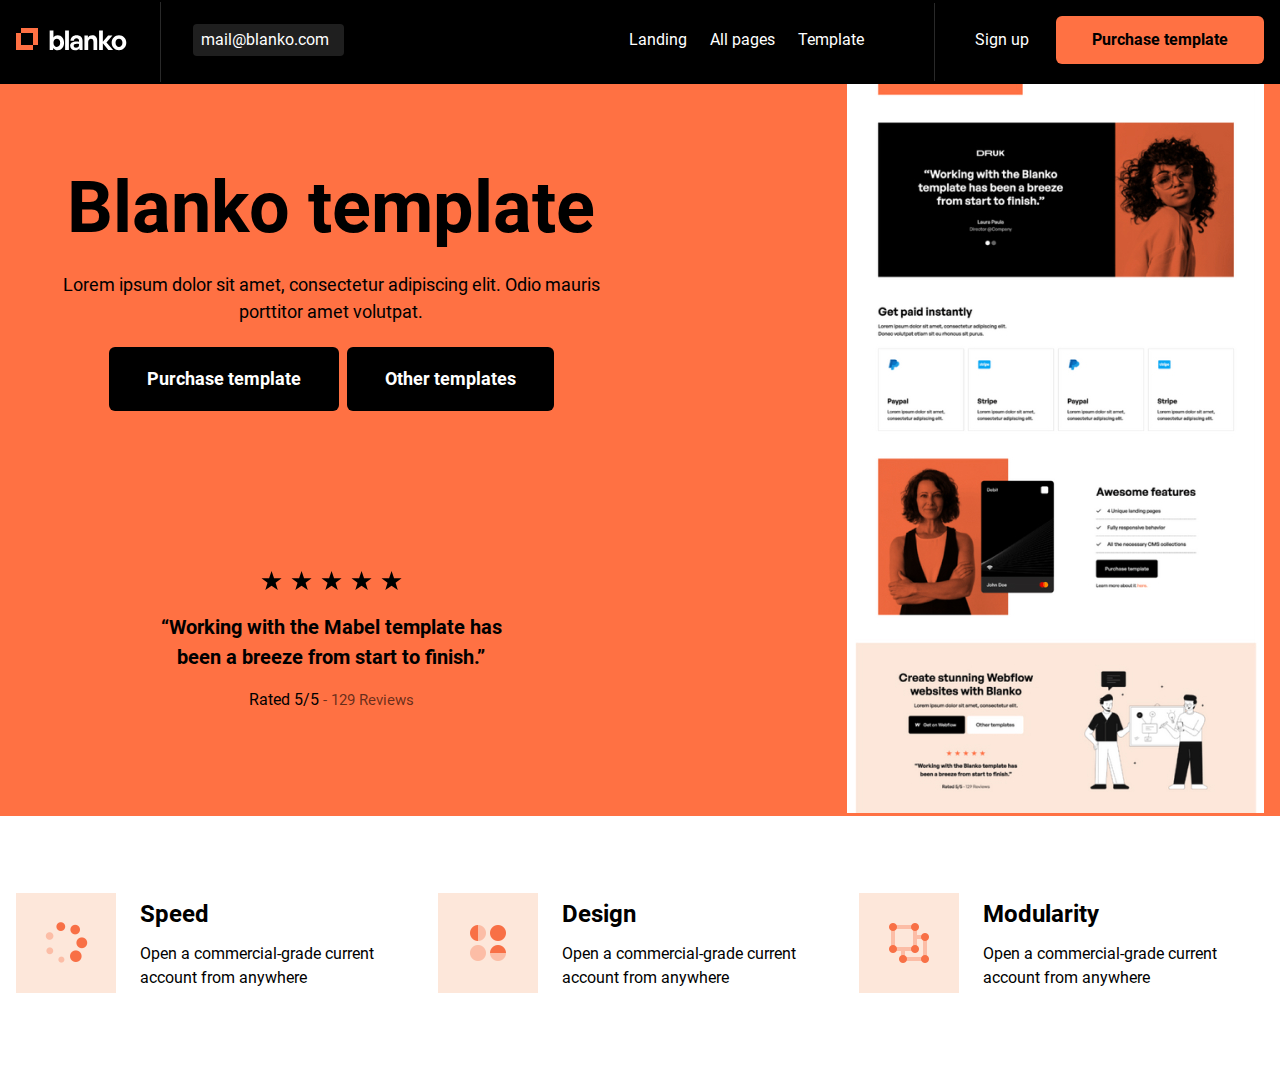
<file: blanko/index.html>
<!DOCTYPE html>
<html lang="en">
<head>
  <meta charset="UTF-8">
  <meta http-equiv="X-UA-Compatible" content="IE=edge">
  <meta name="viewport" content="width=device-width, initial-scale=1.0">
  <title>Blanko template</title>
  <link rel="stylesheet" href="css/normalize.css">
  <link rel="stylesheet" href="css/style.css">
</head>
<body class="page">
  <header class="header">
    <div class="container header__container">
      <div class="header__left">
        <a class="header__logo">
          <img src="img/logo.svg" alt="Logo Blanko">
        </a>
      </div>
      <div class="header__menu">
        <div class="header__menu-left">
          <a href="mailto:mail@blanko.com" class="header__mail mail">mail@blanko.com</a>
          <nav class="nav header__nav">
            <ul class="nav__list">
              <li class="nav__item">
                <a href="#" class="nav__link">Landing</a>
              </li>
              <li class="nav__item">
                <a href="#" class="nav__link">All pages</a>
              </li>
              <li class="nav__item">
                <a href="#" class="nav__link">Template</a>
              </li>
            </ul>
          </nav>
        </div>
        <div class="header__menu-right">
          <a href="#" class="sign-up header__sign-up">Sign up</a>
          <button class="btn btn--colored btn--small">Purchase template</button>
        </div>
      </div>
    </div>
  </header>

  <main>
    <section class="hero">
      <div class="container hero__container">
        <div class="hero__content">
          <h1 class="title hero__title">Blanko template</h1>
          <p class="hero__descr">
            Lorem ipsum dolor sit amet, consectetur adipiscing elit. Odio mauris porttitor amet volutpat.
          </p>
          <div class="hero__buttons">
            <button class="btn hero__btn btn--dark btn--big">Purchase template</button>
            <button class="btn hero__btn btn--light btn--big">Other templates</button>
          </div>
          <div class="hero__bottom">
            <div class="rating hero__rating">
              <img class="rating__star" src="img/star-filled.svg" alt="Rating 5 stars">
              <img class="rating__star" src="img/star-filled.svg" alt="">
              <img class="rating__star" src="img/star-filled.svg" alt="">
              <img class="rating__star" src="img/star-filled.svg" alt="">
              <img class="rating__star" src="img/star-filled.svg" alt="">
            </div>
            <div class="testimonial hero__testimonial">
              <blockquote>
                <p class="testimonial__descr">
                  “Working with the Mabel template has been a&nbsp;breeze from start to&nbsp;finish.”
                </p>
              </blockquote>
              <div class="testimonial__meta">
                <span class="testimonial__rated">Rated 5/5</span>
                <span class="testimonial__reviews"> - 129 Reviews</span>
              </div>
            </div>
          </div>
        </div>
        <div class="hero__image">
          <img src="img/1.jpg" alt="Blanko Template">
        </div>
      </div>
    </section>

    <section class="benefits">
      <h2 class="benefits_title visually-hidden">Benefits</h2>
      <div class="container">
        <ul class="benefits__list">
          <li class="benefits__item benefits__item--speed">
            <div class="benefits__content">
              <h3 class="benefits__subtitle">Speed</h3>
              <p class="benefits__descr">Open a&nbsp;commercial-grade current account from anywhere</p>
            </div>
          </li>
          <li class="benefits__item benefits__item--design">
            <div class="benefits__content">
              <h3 class="benefits__subtitle">Design</h3>
              <p class="benefits__descr">Open a&nbsp;commercial-grade current account from anywhere</p>
            </div>
          </li>
          <li class="benefits__item benefits__item--modularity">
            <div class="benefits__content">
              <h3 class="benefits__subtitle">Modularity</h3>
              <p class="benefits__descr">Open a&nbsp;commercial-grade current account from anywhere</p>
            </div>
          </li>
        </ul>
      </div>
    </section>
  </main>
</body>
</html>
</file>
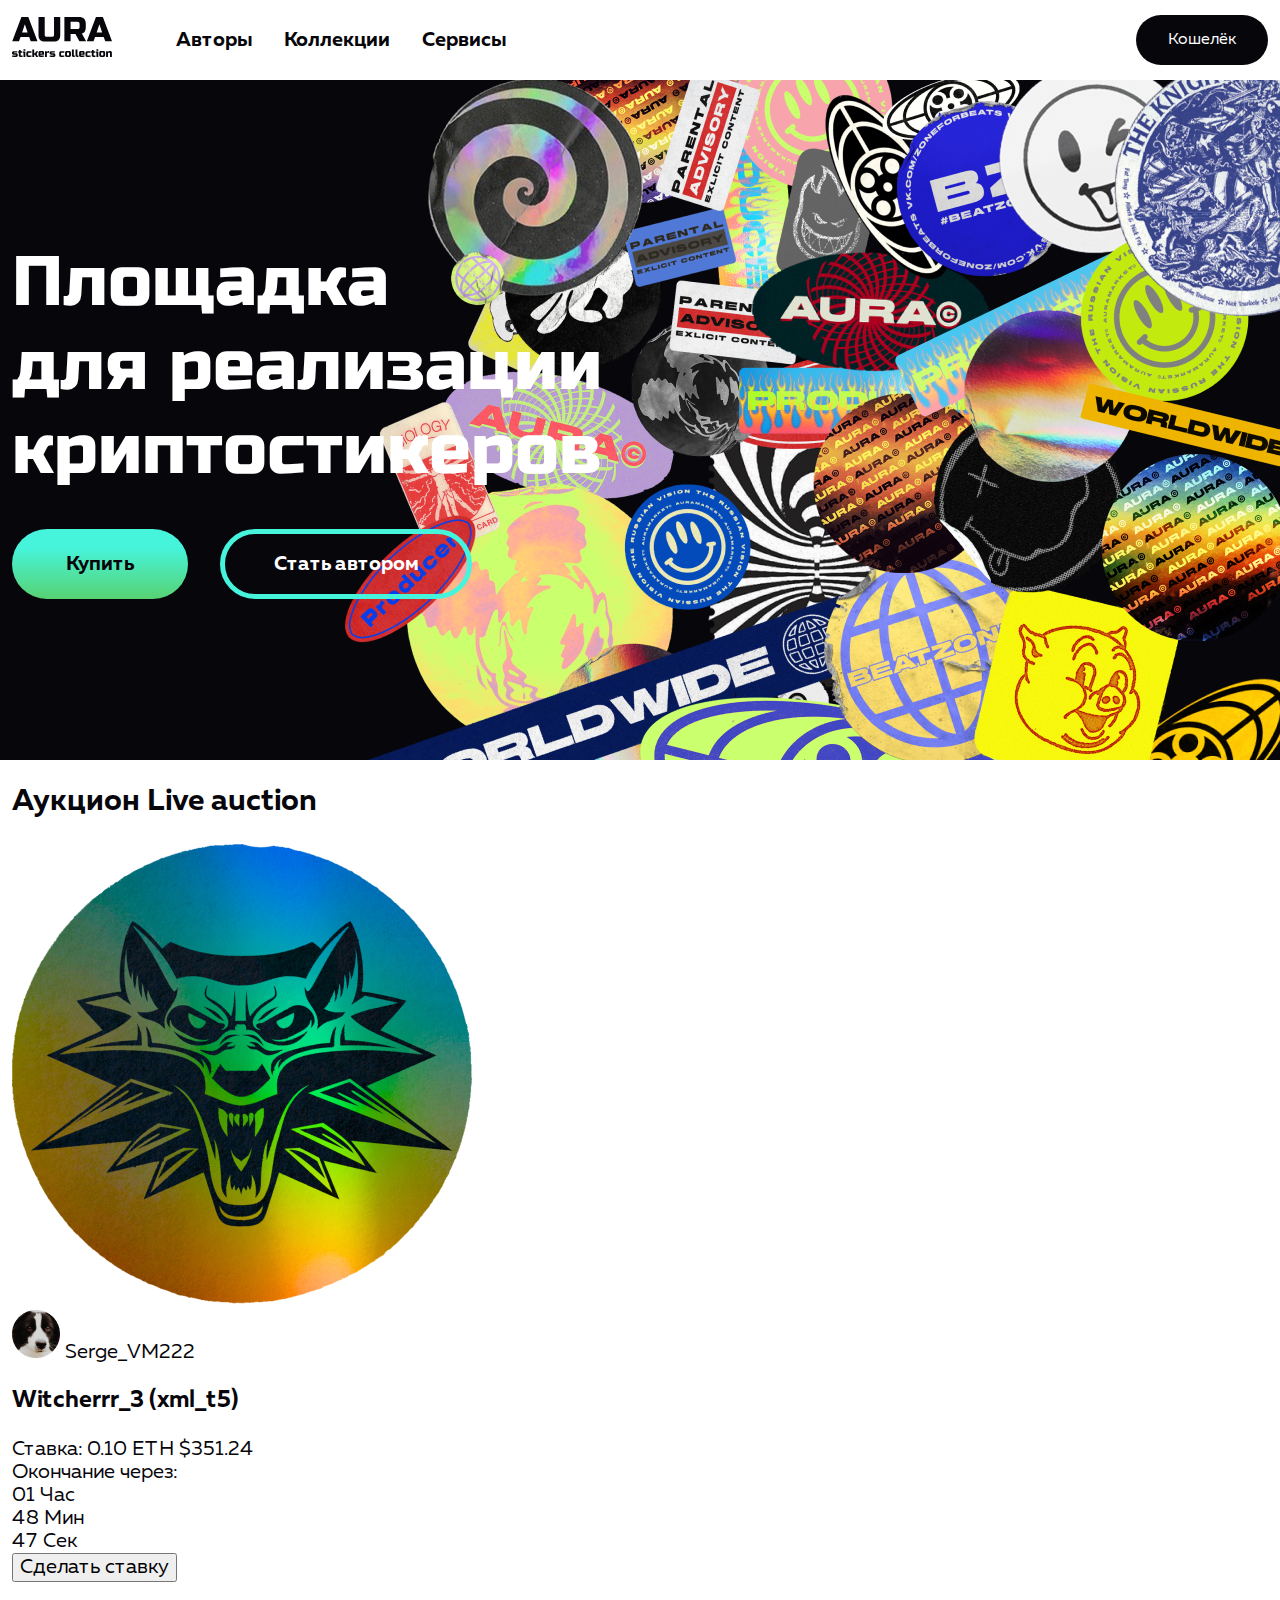
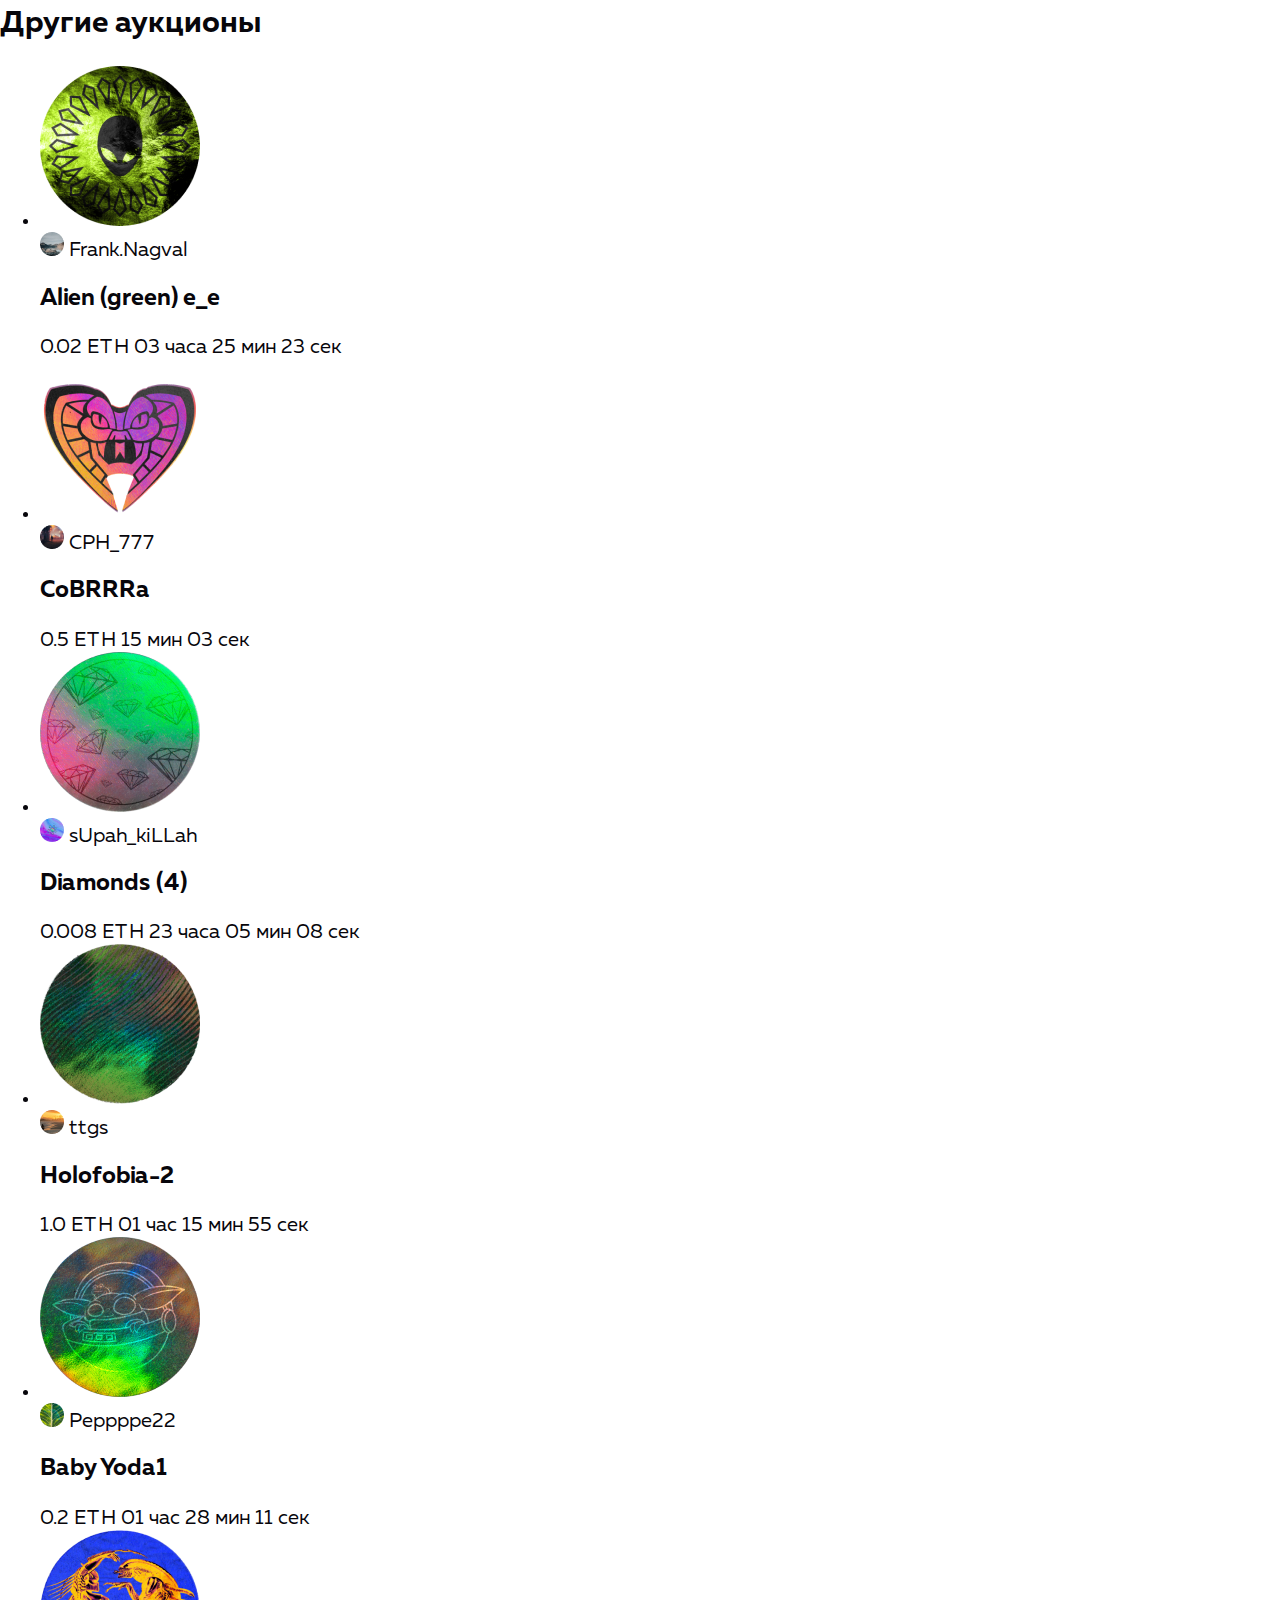
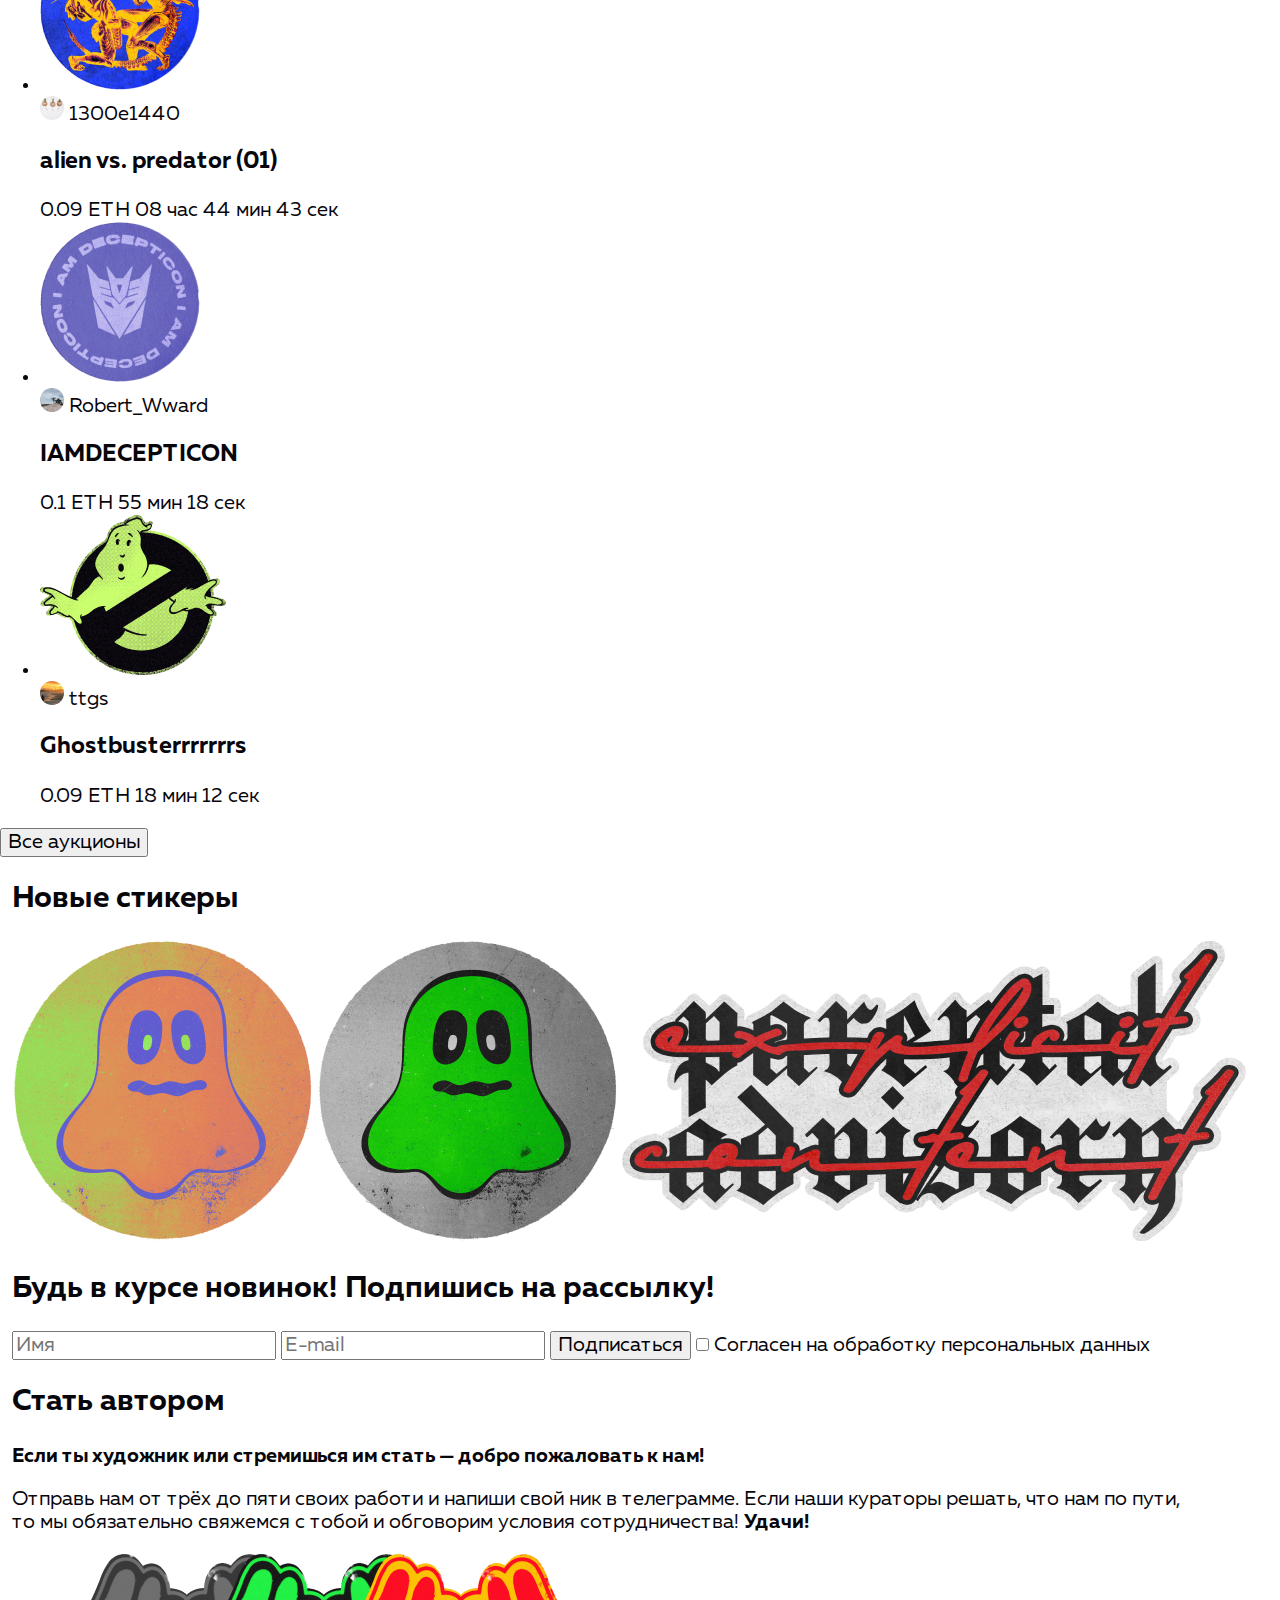
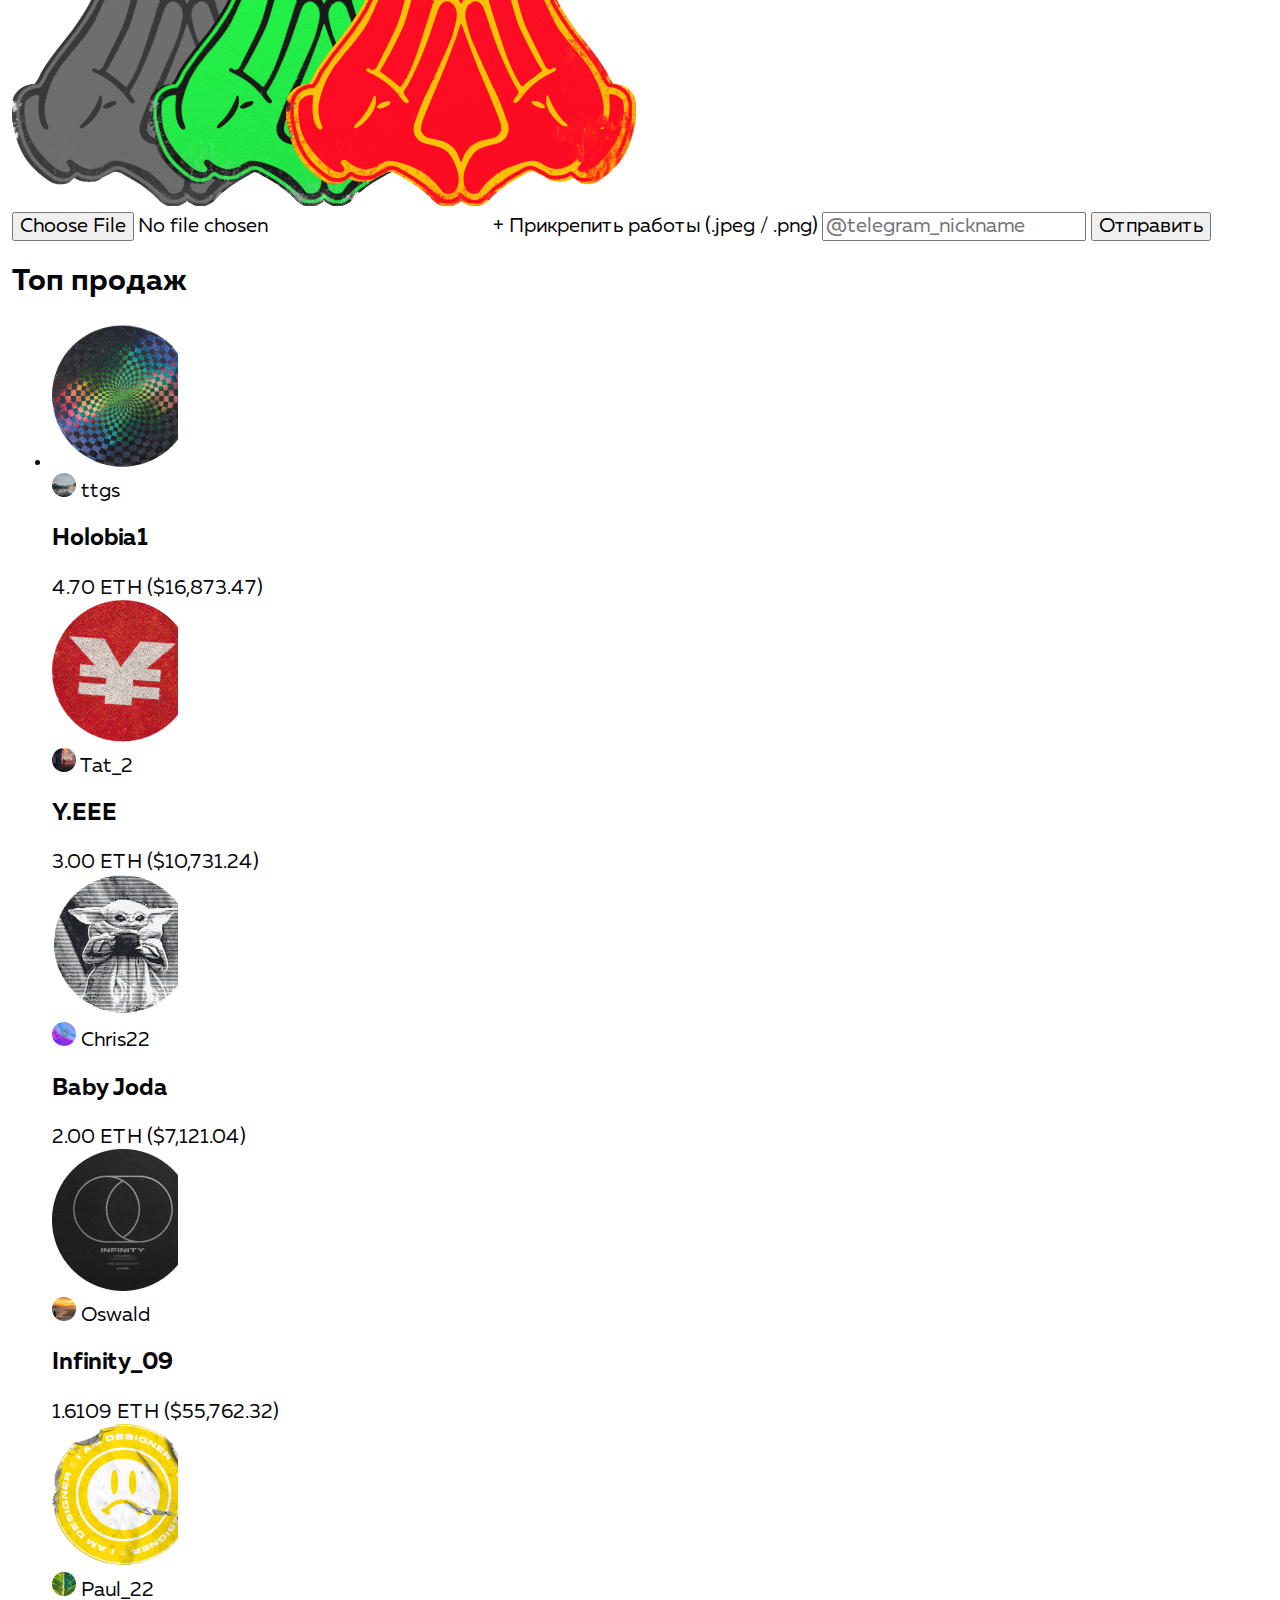
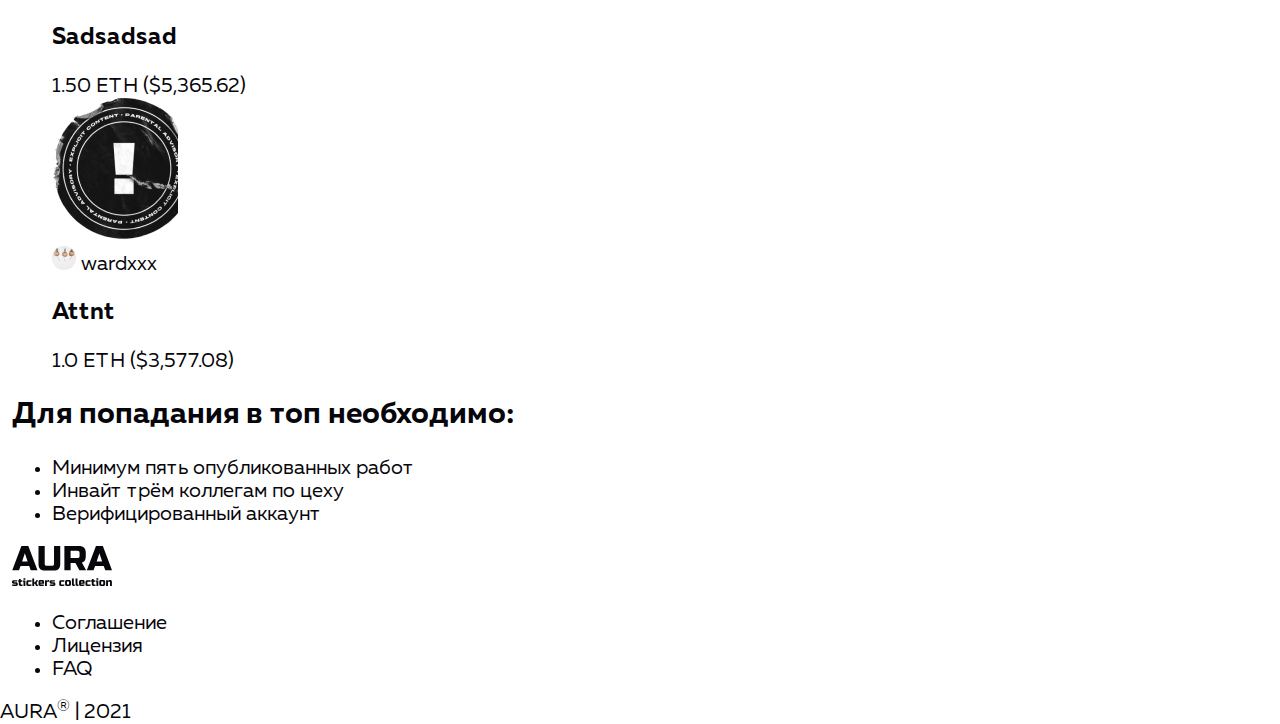
<file: aura-dev/app/index.html>
<!DOCTYPE html>
<html lang="ru">

<head>
  <meta charset="UTF-8">
  <meta http-equiv="X-UA-Compatible" content="IE=edge">
  <link rel="shortcut icon" href="img/favicon.png">
  <meta name="viewport" content="width=device-width, initial-scale=1.0">
  <title>Aura - коллекция стикеров</title>
  <link rel="stylesheet" href="css/normalize.css">
  <link rel="stylesheet" href="css/style.css">
</head>

<body>
  <header class="header">
    <div class="container header__container">
      <a class="logo header__logo">
        <img src="img/logo.svg" alt="Логотип компании Aura">
      </a>
      <nav class="nav header__nav">
        <ul class="nav__list list-reset">
          <li class="nav__item"><a href="#" class="nav__link">Авторы</a></li>
          <li class="nav__item"><a href="#" class="nav__link">Коллекции</a></li>
          <li class="nav__item"><a href="#" class="nav__link">Сервисы</a></li>
        </ul>
      </nav>
      <!-- <button class="btn header__btn" type="button">Кошелёк</button> -->
      <button class="btn-reset header__btn" type="button">Кошелёк</button>
    </div>
  </header>
  <main>
    <section class="hero">
      <div class="container hero__container">
        <div class="hero__text">
          <h1 class="hero__title">Площадка для&nbsp;реализации криптостикеров</h1>
          <div class="hero__buttons">
            <!-- <a href="#" class="btn hero__btn hero__btn_fill">Купить</a> -->
            <a href="#" class="btn hero__btn hero__btn_fill">Купить</a>
            <a href="#" class="btn hero__btn hero__btn_stroke">Стать автором</a>
            <!-- <a href="#" class="btn hero__btn hero__btn_stroke">Стать автором</a> -->
          </div>
        </div>
      </div>
    </section>

    <section class="auction">
      <!-- auction-bet-section -->
      <div class="container">
        <h2 class="title auction__title">
          Аукцион
          <span class="auction_state">Live auction</span>
        </h2>
        <div class="auction__content">
          <div class="auction_image">
            <img src="img/sticker-1.png" alt="Стикер witcher">
          </div>
          <div class="auction__info">
            <div class="auction-owner auction__owner">
              <img src="img/avatar.png" alt="Аватарка владельца Serge" class="auction-owner__avatar">
              <span class="auction-owner__nickname">Serge_VM222</span>
            </div>
            <h3 class="auction__subtitle">Witcherrr_3 (xml_t5)</h3>
            <div class="auction__props">
              <div class="auction-bet">
                <span class="auction-bet__caption">Ставка:</span>
                <span class="auction-bet__price">0.10 ETH</span>
                <span class="auction-bet__price-dollars">$351.24</span>
              </div>
              <div class="auction-timer">
                <span class="auction-timer__caption">Окончание через:</span>
                <div class="auction-timer__content">
                  <div class="auction-timer__part">
                    <span class="auction-timer__value">01</span>
                    <span class="auction-timer__text">Час</span>
                  </div>
                  <div class="auction-timer__part">
                    <span class="auction-timer__value">48</span>
                    <span class="auction-timer__text">Мин</span>
                  </div>
                  <div class="auction-timer__part">
                    <span class="auction-timer__value">47</span>
                    <span class="auction-timer__text">Сек</span>
                  </div>
                  <button class="btn auction__btn btn_fill" type="button">Сделать ставку</button>
                  <!-- <button class="btn btn--fill auction__btn" type="button">Сделать ставку</button> -->
                </div>
              </div>
            </div>
          </div>
        </div>
      </div>
    </section>

    <section class="auctions">
      <h2 class="second-title auctions__title">Другие аукционы</h2>
      <ul class="auctions__list">
        <li class="auctions__item">
          <article class="auctions-product">
            <div class="auctions-product__image">
              <img src="img/auction-1.png" alt="Изображение стикера Alien (green) e_e">
            </div>
            <div class="auctions-product__content">
              <div class="auction-owner auctions__owner">
                <img src="img/avatar-1.jpg" alt="Аватарка владельца Frank.Nagval" class="auction-owner__avatar">
                <span class="auction-owner__nickname">Frank.Nagval</span>
              </div>
              <h3 class="auctions-product__title">Alien (green) e_e</h3>
              <span class="auctions-product__price">0.02 ETH</span>
              <span class="auctions-product__timer">03 часа 25 мин 23 сек</span>
            </div>
          </article>
        </li>
        <li class="auctions__item">
          <article class="auctions-product">
            <div class="auctions-product__image">
              <img src="img/auction-2.png" alt="Изображение стикера CoBRRRa">
            </div>
            <div class="auctions-product__content">
              <div class="auction-owner auctions__owner">
                <img src="img/avatar-2.jpg" alt="Аватарка владельца CPH_777" class="auction-owner__avatar">
                <span class="auction-owner__nickname">CPH_777</span>
              </div>
              <h3 class="auctions-product__title">CoBRRRa</h3>
              <span class="auctions-product__price">0.5 ETH</span>
              <span class="auctions-product__timer">15 мин 03 сек</span>
            </div>
          </article>
        </li>
        <li class="auctions__item">
          <article class="auctions-product">
            <div class="auctions-product__image">
              <img src="img/auction-3.png" alt="Изображение стикера Diamonds (4)">
            </div>
            <div class="auctions-product__content">
              <div class="auction-owner auctions__owner">
                <img src="img/avatar-3.jpg" alt="Аватарка владельца sUpah_kiLLah" class="auction-owner__avatar">
                <span class="auction-owner__nickname">sUpah_kiLLah</span>
              </div>
              <h3 class="auctions-product__title">Diamonds (4)</h3>
              <span class="auctions-product__price">0.008 ETH</span>
              <span class="auctions-product__timer">23 часа 05 мин 08 сек</span>
            </div>
          </article>
        </li>
        <li class="auctions__item">
          <article class="auctions-product">
            <div class="auctions-product__image">
              <img src="img/auction-4.png" alt="Изображение стикера Holofobia-2">
            </div>
            <div class="auctions-product__content">
              <div class="auction-owner auctions__owner">
                <img src="img/avatar-4.jpg" alt="Аватарка владельца ttgs" class="auction-owner__avatar">
                <span class="auction-owner__nickname">ttgs</span>
              </div>
              <h3 class="auctions-product__title">Holofobia-2</h3>
              <span class="auctions-product__price">1.0 ETH</span>
              <span class="auctions-product__timer">01 час 15 мин 55 сек</span>
            </div>
          </article>
        </li>
        <li class="auctions__item">
          <article class="auctions-product">
            <div class="auctions-product__image">
              <img src="img/auction-5.png" alt="Изображение стикера Baby Yoda1">
            </div>
            <div class="auctions-product__content">
              <div class="auction-owner auctions__owner">
                <img src="img/avatar-5.jpg" alt="Аватарка владельца Peppppe22" class="auction-owner__avatar">
                <span class="auction-owner__nickname">Peppppe22</span>
              </div>
              <h3 class="auctions-product__title">Baby Yoda1</h3>
              <span class="auctions-product__price">0.2 ETH</span>
              <span class="auctions-product__timer">01 час 28 мин 11 сек</span>
            </div>
          </article>
        </li>
        <li class="auctions__item">
          <article class="auctions-product">
            <div class="auctions-product__image">
              <img src="img/auction-6.png" alt="Изображение стикера alien vs. predator (01)">
            </div>
            <div class="auctions-product__content">
              <div class="auction-owner auctions__owner">
                <img src="img/avatar-6.jpg" alt="Аватарка владельца 1300e1440" class="auction-owner__avatar">
                <span class="auction-owner__nickname">1300e1440</span>
              </div>
              <h3 class="auctions-product__title">alien vs. predator (01)</h3>
              <span class="auctions-product__price">0.09 ETH</span>
              <span class="auctions-product__timer">08 час 44 мин 43 сек</span>
            </div>
          </article>
        </li>
        <li class="auctions__item">
          <article class="auctions-product">
            <div class="auctions-product__image">
              <img src="img/auction-7.png" alt="Изображение стикера IAMDECEPTICON">
            </div>
            <div class="auctions-product__content">
              <div class="auction-owner auctions__owner">
                <img src="img/avatar-7.jpg" alt="Аватарка владельца Robert_Wward" class="auction-owner__avatar">
                <span class="auction-owner__nickname">Robert_Wward</span>
              </div>
              <h3 class="auctions-product__title">IAMDECEPTICON</h3>
              <span class="auctions-product__price">0.1 ETH</span>
              <span class="auctions-product__timer">55 мин 18 сек</span>
            </div>
          </article>
        </li>
        <li class="auctions__item">
          <article class="auctions-product">
            <div class="auctions-product__image">
              <img src="img/auction-8.png" alt="Изображение стикера Ghostbusterrrrrrrs">
            </div>
            <div class="auctions-product__content">
              <div class="auction-owner auctions__owner">
                <img src="img/avatar-4.jpg" alt="Аватарка владельца ttgs" class="auction-owner__avatar">
                <span class="auction-owner__nickname">ttgs</span>
              </div>
              <h3 class="auctions-product__title">Ghostbusterrrrrrrs</h3>
              <span class="auctions-product__price">0.09 ETH</span>
              <span class="auctions-product__timer">18 мин 12 сек</span>
            </div>
          </article>
        </li>
      </ul>
      <button class="btn btn_stroke auctions_more" type="button">Все аукционы</button>
    </section>

    <section class="new">
      <div class="container">
        <h2 class="title new__title">Новые стикеры</h2>
        <div class="new-slider">
          <div class="swiper-wrapper">
            <div class="swipper-slide">
              <div class="new__stikers">
                <img src="img/new-1.png" alt="Изображение стикера">
                <img src="img/new-2.png" alt="Изображение стикера">
                <img src="img/new-3.png" alt="Изображение стикера">
              </div>
            </div>
          </div>
        </div>
      </div>
    </section>

    <section class="subscribe">
      <div class="container">
        <h2 class="second-title subscribe__title">Будь в курсе новинок! Подпишись на рассылку!</h2>
        <form action="#" class="subscribe__form">
          <input type="text" class="form-input subscribe-form__input form-input_dark" placeholder="Имя" name="name">
          <input type="email" class="form-input subscribe-form__input form-input_dark" placeholder="E-mail"
            name="email">
          <button type="submit" class="btn btn_fill subscribe__btn">Подписаться</button>
          <label class="checkbox">
            <input type="checkbox" class="checkbox__input" name="agree">
            <span class="checkbox__text">Согласен на обработку персональных данных</span>
          </label>
        </form>
      </div>
    </section>

    <section class="become-author">
      <div class="container">
        <h2 class="title">Стать автором</h2>
        <div class="become-author__content">
          <div class="become-author__text">
            <p class="become-author_descr">
              <strong>Если ты&nbsp;художник или стремишься им&nbsp;стать&nbsp;&mdash; добро пожаловать
                к&nbsp;нам!</strong>
            </p>
            <p class="become-author__descr">
              Отправь нам от&nbsp;трёх до&nbsp;пяти своих работи и&nbsp;напиши свой ник в&nbsp;телеграмме. Если наши
              кураторы решать, что нам по пути, то&nbsp;мы&nbsp;обязательно свяжемся с&nbsp;тобой и&nbsp;обговорим
              условия
              сотрудничества! <b>Удачи!</b>
            </p>
            <img src="img/become-decorate.png" alt="" class="become-author__decorate" aria-hidden="true">
          </div>
          <div class="become-author__form">
            <label class="file">
              <input type="file" accept="image/*" name="file-image" class="file__input">
              <span class="file__icon">+</span>
              <span class="file__content">Прикрепить работы (.jpeg / .png)</span>
            </label>
            <input type="text" class="form-input become-author__input form-input_light" placeholder="@telegram_nickname"
              name="telegram_nick">
            <button type="button" class="btn btn_fill become-author__btn">Отправить</button>
          </div>
        </div>
      </div>
    </section>

    <section class="top">
      <div class="container">
        <h2 class="title top__title">Топ продаж</h2>
        <ul class="top__list">
          <li class="top__item">
            <article class="top-product">
              <div class="top-product__image">
                <img src="img/top-1.png" alt="Изображение стикера Holobia1">
              </div>
              <div class="top-product__info">
                <div class="auction-owner top-product__owner">
                  <img src="img/avatar-1.jpg" alt="Аватарка владельца ttgs" class="auction-owner__avatar">
                  <span class="auction-owner__nickname">ttgs</span>
                </div>
                <h3 class="top-product__title">Holobia1</h3>
                <div class="top-product__price">
                  4.70 ETH
                  <span class="top-product__price-dollars">($16,873.47)</span>
                </div>
              </div>
            </article>
            <article class="top-product">
              <div class="top-product__image">
                <img src="img/top-2.png" alt="Изображение стикера Y.EEE">
              </div>
              <div class="top-product__info">
                <div class="auction-owner top-product__owner">
                  <img src="img/avatar-2.jpg" alt="Аватарка владельца Tat_2" class="auction-owner__avatar">
                  <span class="auction-owner__nickname">Tat_2</span>
                </div>
                <h3 class="top-product__title">Y.EEE</h3>
                <div class="top-product__price">
                  3.00 ETH
                  <span class="top-product__price-dollars">($10,731.24)</span>
                </div>
              </div>
            </article>
            <article class="top-product">
              <div class="top-product__image">
                <img src="img/top-3.png" alt="Изображение стикера Baby Joda">
              </div>
              <div class="top-product__info">
                <div class="auction-owner top-product__owner">
                  <img src="img/avatar-3.jpg" alt="Аватарка владельца Chris22" class="auction-owner__avatar">
                  <span class="auction-owner__nickname">Chris22</span>
                </div>
                <h3 class="top-product__title">Baby Joda</h3>
                <div class="top-product__price">
                  2.00 ETH
                  <span class="top-product__price-dollars">($7,121.04)</span>
                </div>
              </div>
            </article>
            <article class="top-product">
              <div class="top-product__image">
                <img src="img/top-4.png" alt="Изображение стикера Infinity_09">
              </div>
              <div class="top-product__info">
                <div class="auction-owner top-product__owner">
                  <img src="img/avatar-4.jpg" alt="Аватарка владельца Oswald" class="auction-owner__avatar">
                  <span class="auction-owner__nickname">Oswald</span>
                </div>
                <h3 class="top-product__title">Infinity_09</h3>
                <div class="top-product__price">
                  1.6109 ETH
                  <span class="top-product__price-dollars">($55,762.32)</span>
                </div>
              </div>
            </article>
            <article class="top-product">
              <div class="top-product__image">
                <img src="img/top-5.png" alt="Изображение стикера Sadsadsad">
              </div>
              <div class="top-product__info">
                <div class="auction-owner top-product__owner">
                  <img src="img/avatar-5.jpg" alt="Аватарка владельца Paul_22" class="auction-owner__avatar">
                  <span class="auction-owner__nickname">Paul_22</span>
                </div>
                <h3 class="top-product__title">Sadsadsad</h3>
                <div class="top-product__price">
                  1.50 ETH
                  <span class="top-product__price-dollars">($5,365.62)</span>
                </div>
              </div>
            </article>
            <article class="top-product">
              <div class="top-product__image">
                <img src="img/top-6.png" alt="Изображение стикера Attnt">
              </div>
              <div class="top-product__info">
                <div class="auction-owner top-product__owner">
                  <img src="img/avatar-6.jpg" alt="Аватарка владельца wardxxx" class="auction-owner__avatar">
                  <span class="auction-owner__nickname">wardxxx</span>
                </div>
                <h3 class="top-product__title">Attnt</h3>
                <div class="top-product__price">
                  1.0 ETH
                  <span class="top-product__price-dollars">($3,577.08)</span>
                </div>
              </div>
            </article>
          </li>
        </ul>
      </div>
    </section>

    <section class="top-info">
      <div class="container">
        <h2 class="top-info__title">Для попадания в топ необходимо:</h2>
        <ul class="top-info__list">
          <li class="top-info__item top-info__item_picture">Минимум пять опубликованных работ</li>
          <li class="top-info__item top-info__item_smile">Инвайт трём коллегам по цеху</li>
          <li class="top-info__item top-info__item_ok">Верифицированный аккаунт</li>
        </ul>
      </div>
    </section>

  </main>

  <footer class="footer">
    <div class="footer__top">
      <div class="container">
        <a class="logo">
          <img src="img/logo.svg" alt="Логотип компании Aura">
        </a>
        <ul class="footer__list">
          <li class="footer__item"><a href="#" class="footer__link">Соглашение</a></li>
          <li class="footer__item"><a href="#" class="footer__link">Лицензия</a></li>
          <li class="footer__item"><a href="#" class="footer__link">FAQ</a></li>
        </ul>
      </div>
      <div class="footer__bottom">
        <span class="footer__text">AURA<sup class="reg">&reg;</sup>&nbsp;| 2021</span>
      </div>
    </div>
  </footer>
</body>

</html>
</file>
<file: blanko/css/style.css>
html {
  box-sizing: border-box;
}

*,
*::after,
*::before {
  box-sizing: inherit;
}

@font-face {
  font-family: 'Roboto';
  src: url('../fonts/RobotoRegular.woff2');
  font-weight: 400;
  font-style: normal;
  font-display: swap;
}

@font-face {
  font-family: 'Roboto';
  src: url('../fonts/RobotoBold.woff2');
  font-weight: 700;
  font-style: normal;
  font-display: swap;
}

:root {
  --color-dark: #000;
  --color-light: #fff;
  --color-accent: #ff7143;
}

a {
  text-decoration: none;
}

.page {
  font-family: "Roboto", sans-serif;
}

.visually-hidden {
  position: fixed;
  transform: scale(0);
}

.container {
  --offset: 16px;
  max-width: calc(1280px + (var(--offset) * 2));
  padding: 2px var(--offset);
  margin: 0 auto;
}

.btn {
  border: none;
  border-radius: 6px;
  cursor: pointer;
  font-weight: 700;
  font-size: 16px;
  line-height: 24px;
  text-align: center;
  color: var(--color-light);
  background-color: var(--color-dark);
}

.btn--small {
  padding: 12px 36px;
}

.btn--big {
  padding: 20px 38px;
  font-size: 18px;
}

.btn--colored {
  color: var(--color-dark);
  background-color: var(--color-accent);
}

/* Header */

.header {
  position: relative;
  z-index: 10;
  background-color: var(--color-dark);
}

.header__container {
  display: flex;
  align-items: center;
}

.header__left {
  border-right: 1px solid rgba(255, 255, 255, 0.16);
  display: flex;
  align-items: center;
  padding: 20px 0;
  padding-right: 32px;
}

.header__menu {
  flex-grow: 1;
  display: flex;
  align-items: center;
}

.header__menu-left {
  flex-grow: 1;
  display: flex;
  align-items: center;
  justify-content: space-between;
  padding: 22px 70px 26px 32px;
}

.header__menu-right {
  display: flex;
  align-items: center;
  border-left: 1px solid rgba(255, 255, 255, 0.16);
  padding: 13px 0 17px 40px;
}

.mail {
  border-radius: 4px;
  padding: 4px 8px;
  padding-right: 15px;
  font-weight: 400;
  font-size: 16px;
  line-height: 24px;
  color: var(--color-light);
  background: rgba(255, 255, 255, 0.12);
}

.nav__list {
  margin: 0;
  padding: 0;
  list-style: none;
  display: flex;
  align-items: center;
}

.nav__item:not(:last-child) {
  margin-right: 23px;
}

.nav__link {
  font-weight: 400;
  font-size: 16px;
  line-height: 24px;
  color: var(--color-light);
}

.sign-up {
  font-weight: 400;
  font-size: 16px;
  line-height: 24px;
  color: var(--color-light);
}

.header__sign-up {
  margin-right: 27px;
}

/* Hero */

.hero {
  background-color: var(--color-accent);
}

.title {
  margin: 0;
  margin-bottom: 27px;
  font-weight: 700;
  font-size: 72px;
  line-height: 72px;
  text-align: center;
  color: var(--color-dark);
}

.hero__container {
  display: flex;
  justify-content: space-between;
}

.hero__image {
  margin-top: -86px;
  margin-bottom: -4px;
}

.hero__content {
  display: flex;
  flex-direction: column;
  align-items: center;
  padding-left: 20px;
  padding-top: 86px;
  max-width: 610px;
}

.hero__descr {
  margin: 0;
  margin-bottom: 22px;
  font-weight: 400;
  font-size: 18px;
  line-height: 27px;
  text-align: center;
  color: var(--color-dark);
}

.hero__buttons {
  display: flex;
}

.hero__btn:not(:last-child) {
  margin-right: 8px;
}

.hero__bottom {
  margin-top: auto;
  padding-bottom: 102px;
  display: flex;
  flex-direction: column;
  align-items: center;
}

.testimonial {
  display: flex;
  flex-direction: column;
  align-items: center;
  text-align: center;
}

.rating {
  display: flex;
}

.rating__star:not(:last-child) {
  margin-right: 9px;
}

.testimonial__descr {
  margin: 0;
  max-width: 370px;
  font-weight: 700;
  font-size: 20px;
  line-height: 30px;
  text-align: center;
  color: var(--color-dark);
}

.testimonial__rated {
  font-weight: 400;
  font-size: 16px;
  line-height: 24px;
  text-align: center;
  color: var(--color-dark);
}

.testimonial__reviews {
  font-weight: 400;
  font-size: 15px;
  line-height: 24px;
  text-align: center;
  color: rgba(0, 0, 0, 0.6);
}

.hero__rating {
  margin-bottom: 5px;
}

/* Benefits */

.benefits {
  padding: 75px 0;
}

.benefits__list {
  margin: 0;
  padding: 0;
  list-style: none;
  display: flex;
}

.benefits__item {
  --offset: 17px;
  display: flex;
  align-items: flex-start;
  width: calc(100% - (var(--offset) * 2) / 3);
}

.benefits__item::before {
  content: "";
  width: 100px;
  height: 100px;
  flex-shrink: 0;
  margin-right: 24px;
  display: block;
  background-color: #fde7da;
  background-position: center;
  background-repeat: no-repeat;
  background-size: 48px 48px;
}

.benefits__item--speed::before {
  background-image: url("../img/benefit-1.png");
}

.benefits__item--design::before {
  background-image: url("../img/benefit-2.png");
}

.benefits__item--modularity::before {
  background-image: url("../img/benefit-3.png");
}

.benefits__item:not(:last-child) {
  margin-right: var(--offset);
}

.benefits__content {
  padding-top: 5px;
}

.benefits__subtitle {
  margin: 0;
  margin-bottom: 12px;
  font-weight: 700;
  font-size: 24px;
  line-height: 32px;
  color: var(--color-dark);
}

.benefits__descr {
  margin: 0;
  font-weight: 400;
  font-size: 16px;
  line-height: 24px;
  color: var(--color-dark);
}
</file>
<file: aura-dev/app/css/style.css>
/* Fonts */
@font-face {
  font-family: 'Muller';
  font-style: normal;
  font-weight: 400;
  font-display: swap;
  src: local(''),
       url('../fonts/MullerRegular.woff2') format('woff2'),
       url('../fonts/MullerRegular.woff') format('woff');
}

@font-face {
  font-family: 'Muller';
  font-style: normal;
  font-weight: 700;
  font-display: swap;
  src: local(''),
       url('../fonts/MullerBold.woff2') format('woff2'),
       url('../fonts/MullerBold.woff') format('woff');
}

@font-face {
  font-family: 'Russo';
  font-style: normal;
  font-weight: 700;
  font-display: swap;
  src: local(''),
       url('../fonts/RussoOne-Regular.woff2') format('woff2'),
       url('../fonts/RussoOne-Regular.woff') format('woff');
}

/* Common styles */
:root {
  --color-light: #fff;
  --color-dark: #07060b;
  --color-primary: #46f4db;
  --color-primary-active: #57d272;
  --gap: 32px;
}

html {
  box-sizing: border-box;
}

*,
*::before,
*::after {
  box-sizing: inherit;
}

img {
  max-width: 100%;
}

a {
  color: inherit;
  text-decoration: none;
}

body {
  font-family: 'Muller', sans-serif;
  font-size: 20px;
  color: var(--color-dark);
}

.container {
  margin: 0 auto;
  padding: 0 12px;
  max-width: 1304px;
}

.list-reset {
  padding: 0;
  margin: 0;
  list-style: none;
}

.btn-reset {
  border: none;
  padding: 0;
  background-color: transparent;
  cursor: pointer;
}

/* Header */
.header {
  padding: 15px 0;
  background-color: var(--color-light);
}

.header__container {
  display: flex;
  align-items: center;
}

.header__logo {
  margin-right: calc(var(--gap) * 2);
}

.header__nav {
  margin-right: auto;
}

.nav__list {
  display: flex;
  align-items: center;
}

.nav__item:not(:last-child) {
  margin-right: var(--gap);
}

.nav__link {
  font-weight: 700;
  transition: color .3s ease-in-out;
}

.nav__link:focus {
  outline: 2px solid var(--color-primary-active);
  outline-offset: 6px;
}

.nav__link:hover {
  color: var(--color-primary);
}

.nav__link:hover {
  color: var(--color-primary-active);
}

.header__btn {
  position: relative;
  padding: 17px 32px;;
  font-size: 16px;
  line-height: 1;
  color: var(--color-light);
  background-color: var(--color-dark);
  border-radius: 100px;
  outline: none;
  transition: background-color .3s ease-in-out, color .3s ease-in-out;
}

.header__btn::after {
  content: "";
  position: absolute;
  left: -6px;
  top: -6px;
  border: 2px solid var(--color-primary-active);
  border-radius: 100px;
  width: calc(100% + 12px);
  height: calc(100% + 12px);
  opacity: 0;
}

.header__btn:focus::after {
  opacity: 1;
}

.header__btn:hover {
  color: var(--color-dark);
  background-color: var(--color-primary);
}

.header__btn:active {
  color: var(--color-dark);
  background-color: var(--color-primary-active);

}

/* Hero */
.hero {
  height: 680px;
  background-color: var(--color-dark);
  background-image: url('../img/hero-bg.png');
  background-repeat: no-repeat;
  background-position: calc(100% + 9px) top;
}

.hero__container {
  height: 100%;
  display: flex;
  flex-direction: column;
  justify-content: center;
}

.hero__title {
  margin: 0;
  margin-bottom: 36px;
  font-family: 'Russo', sans-serif;
  font-size: 70px;
  line-height: 84px;
  color: var(--color-light);
}

.hero__text {
  width: 50%;
}

.hero__buttons {
  display: flex;
  align-items: center;
  flex-wrap: wrap;
}

.hero__btn {
  display: inline-block;
  border-radius: 100px;
  padding: 25px 54px;
  font-weight: 700;
  font-size: 20px;
  line-height: 1;
  color: var(--color-dark);
}

.hero__btn_fill {
  margin-right: var(--gap);
  background: linear-gradient(180deg, var(--color-primary) 27.08%, var(--color-primary-active) 100%);
}

.hero__btn_stroke {
  padding: 20px 49px;
  border: 5px solid var(--color-primary);
  color: var(--color-light);
}
</file>
